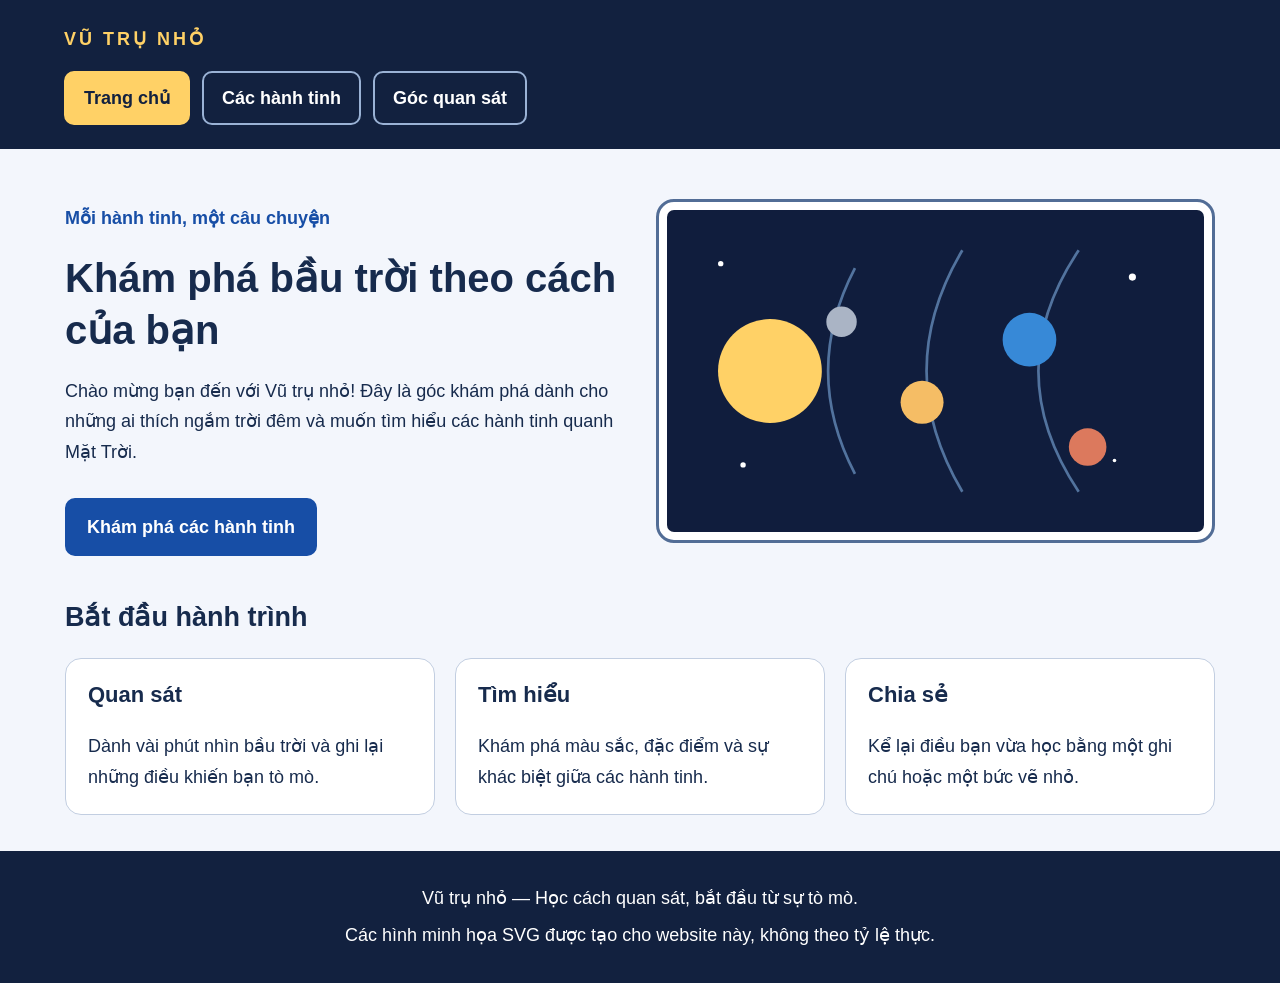
<file: CSS-final-project/index.html>
<!DOCTYPE html>
<html lang="vi">
<head>
  <meta charset="utf-8">
  <meta name="viewport" content="width=device-width, initial-scale=1.0">
  <title>Trang chủ | Vũ trụ nhỏ</title>
  <link rel="stylesheet" href="style.css">
</head>
<body>
  <a class="skip-link" href="#main-content">Chuyển đến nội dung chính</a>

  <header class="site-header">
    <p class="brand">VŨ TRỤ NHỎ</p>
    <nav aria-label="Điều hướng chính">
      <ul>
        <li><a href="index.html" aria-current="page">Trang chủ</a></li>
        <li><a href="gallery.html">Các hành tinh</a></li>
        <li><a href="guide.html">Góc quan sát</a></li>
      </ul>
    </nav>
  </header>

  <main id="main-content" class="container" tabindex="-1">
    <section class="hero" aria-labelledby="home-title">
      <div>
        <p class="eyebrow">Mỗi hành tinh, một câu chuyện</p>
        <h1 id="home-title">Khám phá bầu trời theo cách của bạn</h1>
        <p>Chào mừng bạn đến với Vũ trụ nhỏ! Đây là góc khám phá dành cho những ai thích ngắm trời đêm và muốn tìm hiểu các hành tinh quanh Mặt Trời.</p>
        <a class="button" href="gallery.html">Khám phá các hành tinh</a>
      </div>

      <img src="data:image/svg+xml,%3Csvg%20xmlns='http://www.w3.org/2000/svg'%20viewBox='0%200%20600%20360'%3E%3Crect%20width='600'%20height='360'%20fill='%23101d3d'/%3E%3Cg%20fill='%23ffffff'%3E%3Ccircle%20cx='60'%20cy='60'%20r='3'/%3E%3Ccircle%20cx='520'%20cy='75'%20r='4'/%3E%3Ccircle%20cx='85'%20cy='285'%20r='3'/%3E%3Ccircle%20cx='500'%20cy='280'%20r='2'/%3E%3C/g%3E%3Ccircle%20cx='115'%20cy='180'%20r='58'%20fill='%23ffd166'/%3E%3Cpath%20d='M210%2065%20Q150%20180%20210%20295%20M330%2045%20Q250%20180%20330%20315%20M460%2045%20Q370%20180%20460%20315'%20fill='none'%20stroke='%2352739e'%20stroke-width='3'/%3E%3Ccircle%20cx='195'%20cy='125'%20r='17'%20fill='%23aab4c5'/%3E%3Ccircle%20cx='285'%20cy='215'%20r='24'%20fill='%23f5bd65'/%3E%3Ccircle%20cx='405'%20cy='145'%20r='30'%20fill='%233789d7'/%3E%3Ccircle%20cx='470'%20cy='265'%20r='21'%20fill='%23dc795d'/%3E%3C/svg%3E" alt="Minh họa Mặt Trời và bốn hành tinh trên các đường quỹ đạo.">
    </section>

    <section aria-labelledby="start-title">
      <h2 id="start-title">Bắt đầu hành trình</h2>

      <div class="info-grid">
        <article class="card">
          <h3>Quan sát</h3>
          <p>Dành vài phút nhìn bầu trời và ghi lại những điều khiến bạn tò mò.</p>
        </article>

        <article class="card">
          <h3>Tìm hiểu</h3>
          <p>Khám phá màu sắc, đặc điểm và sự khác biệt giữa các hành tinh.</p>
        </article>

        <article class="card">
          <h3>Chia sẻ</h3>
          <p>Kể lại điều bạn vừa học bằng một ghi chú hoặc một bức vẽ nhỏ.</p>
        </article>
      </div>
    </section>
  </main>

  <footer class="site-footer">
    <p>Vũ trụ nhỏ — Học cách quan sát, bắt đầu từ sự tò mò.</p>
    <p>Các hình minh họa SVG được tạo cho website này, không theo tỷ lệ thực.</p>
  </footer>
</body>
</html>
</file>
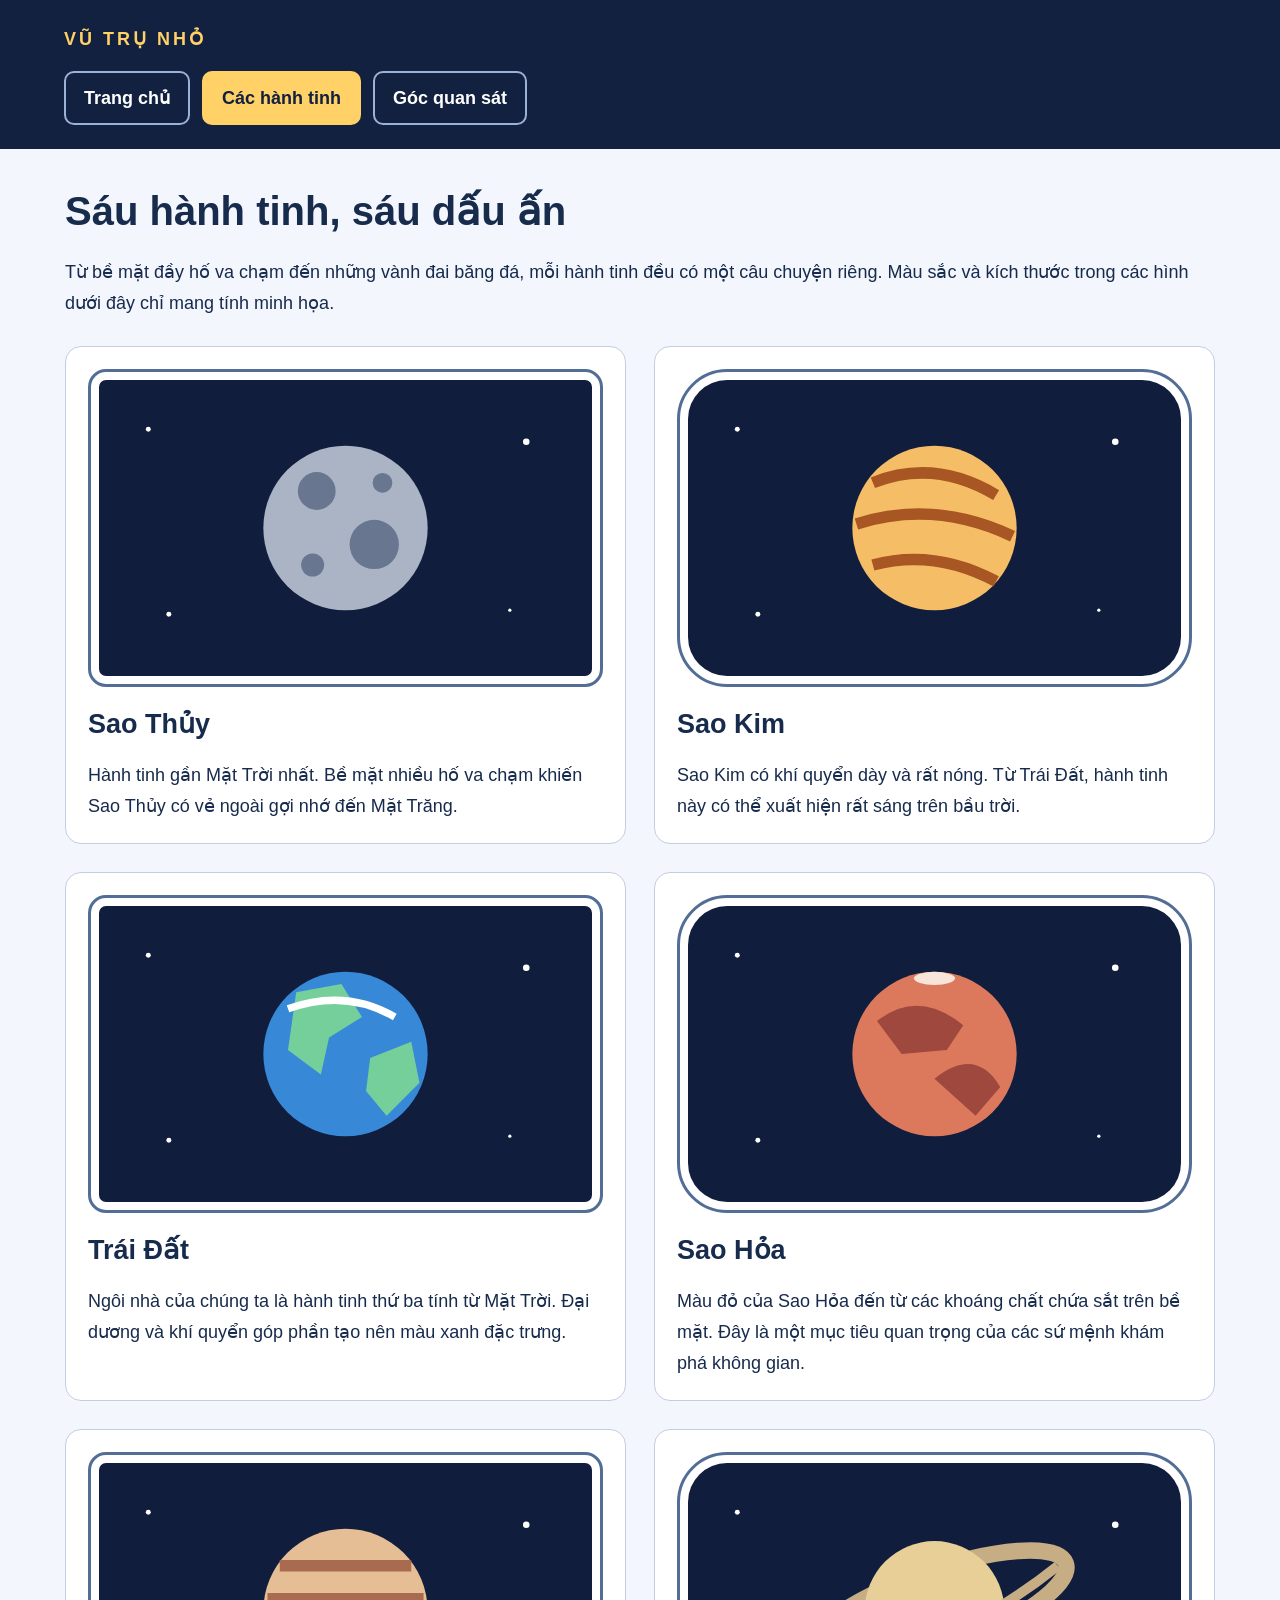
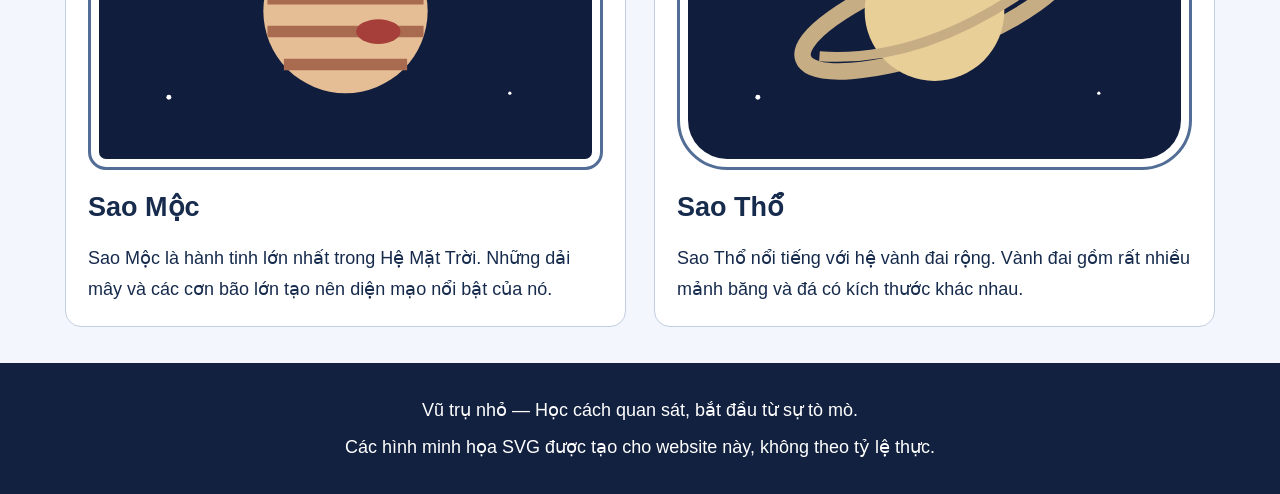
<file: CSS-final-project/gallery.html>
<!DOCTYPE html>
<html lang="vi">
<head>
  <meta charset="utf-8">
  <meta name="viewport" content="width=device-width, initial-scale=1.0">
  <title>Các hành tinh | Vũ trụ nhỏ</title>
  <link rel="stylesheet" href="style.css">
</head>
<body>
  <a class="skip-link" href="#main-content">Chuyển đến nội dung chính</a>

  <header class="site-header">
    <p class="brand">VŨ TRỤ NHỎ</p>
    <nav aria-label="Điều hướng chính">
      <ul>
        <li><a href="index.html">Trang chủ</a></li>
        <li><a href="gallery.html" aria-current="page">Các hành tinh</a></li>
        <li><a href="guide.html">Góc quan sát</a></li>
      </ul>
    </nav>
  </header>

  <main id="main-content" class="container" tabindex="-1">
    <h1>Sáu hành tinh, sáu dấu ấn</h1>
    <p>Từ bề mặt đầy hố va chạm đến những vành đai băng đá, mỗi hành tinh đều có một câu chuyện riêng. Màu sắc và kích thước trong các hình dưới đây chỉ mang tính minh họa.</p>

    <div class="planet-grid">
      <figure>
        <img src="data:image/svg+xml,%3Csvg%20xmlns='http://www.w3.org/2000/svg'%20viewBox='0%200%20600%20360'%3E%3Crect%20width='600'%20height='360'%20fill='%23101d3d'/%3E%3Cg%20fill='%23ffffff'%3E%3Ccircle%20cx='60'%20cy='60'%20r='3'/%3E%3Ccircle%20cx='520'%20cy='75'%20r='4'/%3E%3Ccircle%20cx='85'%20cy='285'%20r='3'/%3E%3Ccircle%20cx='500'%20cy='280'%20r='2'/%3E%3C/g%3E%3Ccircle%20cx='300'%20cy='180'%20r='100'%20fill='%23aab4c5'/%3E%3Cg%20fill='%2368778f'%3E%3Ccircle%20cx='265'%20cy='135'%20r='23'/%3E%3Ccircle%20cx='335'%20cy='200'%20r='30'/%3E%3Ccircle%20cx='260'%20cy='225'%20r='14'/%3E%3Ccircle%20cx='345'%20cy='125'%20r='12'/%3E%3C/g%3E%3C/svg%3E" alt="Hình minh họa Sao Thủy màu xám với các hố va chạm.">
        <figcaption>
          <h2>Sao Thủy</h2>
          <p>Hành tinh gần Mặt Trời nhất. Bề mặt nhiều hố va chạm khiến Sao Thủy có vẻ ngoài gợi nhớ đến Mặt Trăng.</p>
        </figcaption>
      </figure>

      <figure>
        <img src="data:image/svg+xml,%3Csvg%20xmlns='http://www.w3.org/2000/svg'%20viewBox='0%200%20600%20360'%3E%3Crect%20width='600'%20height='360'%20fill='%23101d3d'/%3E%3Cg%20fill='%23ffffff'%3E%3Ccircle%20cx='60'%20cy='60'%20r='3'/%3E%3Ccircle%20cx='520'%20cy='75'%20r='4'/%3E%3Ccircle%20cx='85'%20cy='285'%20r='3'/%3E%3Ccircle%20cx='500'%20cy='280'%20r='2'/%3E%3C/g%3E%3Ccircle%20cx='300'%20cy='180'%20r='100'%20fill='%23f5bd65'/%3E%3Cpath%20d='M225%20125%20Q300%2095%20375%20140%20M205%20175%20Q300%20145%20395%20190%20M225%20225%20Q300%20205%20375%20245'%20fill='none'%20stroke='%23a85624'%20stroke-width='14'/%3E%3C/svg%3E" alt="Hình minh họa Sao Kim màu vàng cam với những dải mây.">
        <figcaption>
          <h2>Sao Kim</h2>
          <p>Sao Kim có khí quyển dày và rất nóng. Từ Trái Đất, hành tinh này có thể xuất hiện rất sáng trên bầu trời.</p>
        </figcaption>
      </figure>

      <figure>
        <img src="data:image/svg+xml,%3Csvg%20xmlns='http://www.w3.org/2000/svg'%20viewBox='0%200%20600%20360'%3E%3Crect%20width='600'%20height='360'%20fill='%23101d3d'/%3E%3Cg%20fill='%23ffffff'%3E%3Ccircle%20cx='60'%20cy='60'%20r='3'/%3E%3Ccircle%20cx='520'%20cy='75'%20r='4'/%3E%3Ccircle%20cx='85'%20cy='285'%20r='3'/%3E%3Ccircle%20cx='500'%20cy='280'%20r='2'/%3E%3C/g%3E%3Ccircle%20cx='300'%20cy='180'%20r='100'%20fill='%233789d7'/%3E%3Cpath%20d='M240%20105%20L295%2095%20320%20135%20280%20160%20270%20205%20230%20175Z%20M330%20185%20L380%20165%20390%20215%20350%20255%20325%20225Z'%20fill='%2375cf9b'/%3E%3Cpath%20d='M230%20125%20Q300%20100%20360%20135'%20fill='none'%20stroke='white'%20stroke-width='9'/%3E%3C/svg%3E" alt="Hình minh họa Trái Đất với đại dương xanh và lục địa xanh lá.">
        <figcaption>
          <h2>Trái Đất</h2>
          <p>Ngôi nhà của chúng ta là hành tinh thứ ba tính từ Mặt Trời. Đại dương và khí quyển góp phần tạo nên màu xanh đặc trưng.</p>
        </figcaption>
      </figure>

      <figure>
        <img src="data:image/svg+xml,%3Csvg%20xmlns='http://www.w3.org/2000/svg'%20viewBox='0%200%20600%20360'%3E%3Crect%20width='600'%20height='360'%20fill='%23101d3d'/%3E%3Cg%20fill='%23ffffff'%3E%3Ccircle%20cx='60'%20cy='60'%20r='3'/%3E%3Ccircle%20cx='520'%20cy='75'%20r='4'/%3E%3Ccircle%20cx='85'%20cy='285'%20r='3'/%3E%3Ccircle%20cx='500'%20cy='280'%20r='2'/%3E%3C/g%3E%3Ccircle%20cx='300'%20cy='180'%20r='100'%20fill='%23dc795d'/%3E%3Cpath%20d='M230%20140%20Q280%20100%20335%20145%20L315%20175%20260%20180Z%20M300%20210%20Q350%20170%20380%20220%20L350%20255Z'%20fill='%239f483e'/%3E%3Cellipse%20cx='300'%20cy='88'%20rx='25'%20ry='8'%20fill='%23f8e5da'/%3E%3C/svg%3E" alt="Hình minh họa Sao Hỏa màu đỏ cam với các mảng địa hình sẫm.">
        <figcaption>
          <h2>Sao Hỏa</h2>
          <p>Màu đỏ của Sao Hỏa đến từ các khoáng chất chứa sắt trên bề mặt. Đây là một mục tiêu quan trọng của các sứ mệnh khám phá không gian.</p>
        </figcaption>
      </figure>

      <figure>
        <img src="data:image/svg+xml,%3Csvg%20xmlns='http://www.w3.org/2000/svg'%20viewBox='0%200%20600%20360'%3E%3Crect%20width='600'%20height='360'%20fill='%23101d3d'/%3E%3Cg%20fill='%23ffffff'%3E%3Ccircle%20cx='60'%20cy='60'%20r='3'/%3E%3Ccircle%20cx='520'%20cy='75'%20r='4'/%3E%3Ccircle%20cx='85'%20cy='285'%20r='3'/%3E%3Ccircle%20cx='500'%20cy='280'%20r='2'/%3E%3C/g%3E%3Ccircle%20cx='300'%20cy='180'%20r='100'%20fill='%23e6be96'/%3E%3Cpath%20d='M220%20125%20H380%20M205%20165%20H395%20M205%20205%20H395%20M225%20245%20H375'%20stroke='%23a96b50'%20stroke-width='14'/%3E%3Cellipse%20cx='340'%20cy='205'%20rx='27'%20ry='15'%20fill='%23a63f39'/%3E%3C/svg%3E" alt="Hình minh họa Sao Mộc có các dải mây ngang và một đốm bão đỏ.">
        <figcaption>
          <h2>Sao Mộc</h2>
          <p>Sao Mộc là hành tinh lớn nhất trong Hệ Mặt Trời. Những dải mây và các cơn bão lớn tạo nên diện mạo nổi bật của nó.</p>
        </figcaption>
      </figure>

      <figure>
        <img src="data:image/svg+xml,%3Csvg%20xmlns='http://www.w3.org/2000/svg'%20viewBox='0%200%20600%20360'%3E%3Crect%20width='600'%20height='360'%20fill='%23101d3d'/%3E%3Cg%20fill='%23ffffff'%3E%3Ccircle%20cx='60'%20cy='60'%20r='3'/%3E%3Ccircle%20cx='520'%20cy='75'%20r='4'/%3E%3Ccircle%20cx='85'%20cy='285'%20r='3'/%3E%3Ccircle%20cx='500'%20cy='280'%20r='2'/%3E%3C/g%3E%3Cellipse%20cx='300'%20cy='180'%20rx='170'%20ry='48'%20fill='none'%20stroke='%23c7ad84'%20stroke-width='20'%20transform='rotate%28-20%20300%20180%29'/%3E%3Ccircle%20cx='300'%20cy='180'%20r='85'%20fill='%23e8ce97'/%3E%3Cpath%20d='M160%20235%20Q300%20245%20450%20125'%20fill='none'%20stroke='%23c7ad84'%20stroke-width='12'/%3E%3C/svg%3E" alt="Hình minh họa Sao Thổ màu vàng nhạt với vành đai nghiêng.">
        <figcaption>
          <h2>Sao Thổ</h2>
          <p>Sao Thổ nổi tiếng với hệ vành đai rộng. Vành đai gồm rất nhiều mảnh băng và đá có kích thước khác nhau.</p>
        </figcaption>
      </figure>
    </div>
  </main>

  <footer class="site-footer">
    <p>Vũ trụ nhỏ — Học cách quan sát, bắt đầu từ sự tò mò.</p>
    <p>Các hình minh họa SVG được tạo cho website này, không theo tỷ lệ thực.</p>
  </footer>
</body>
</html>
</file>
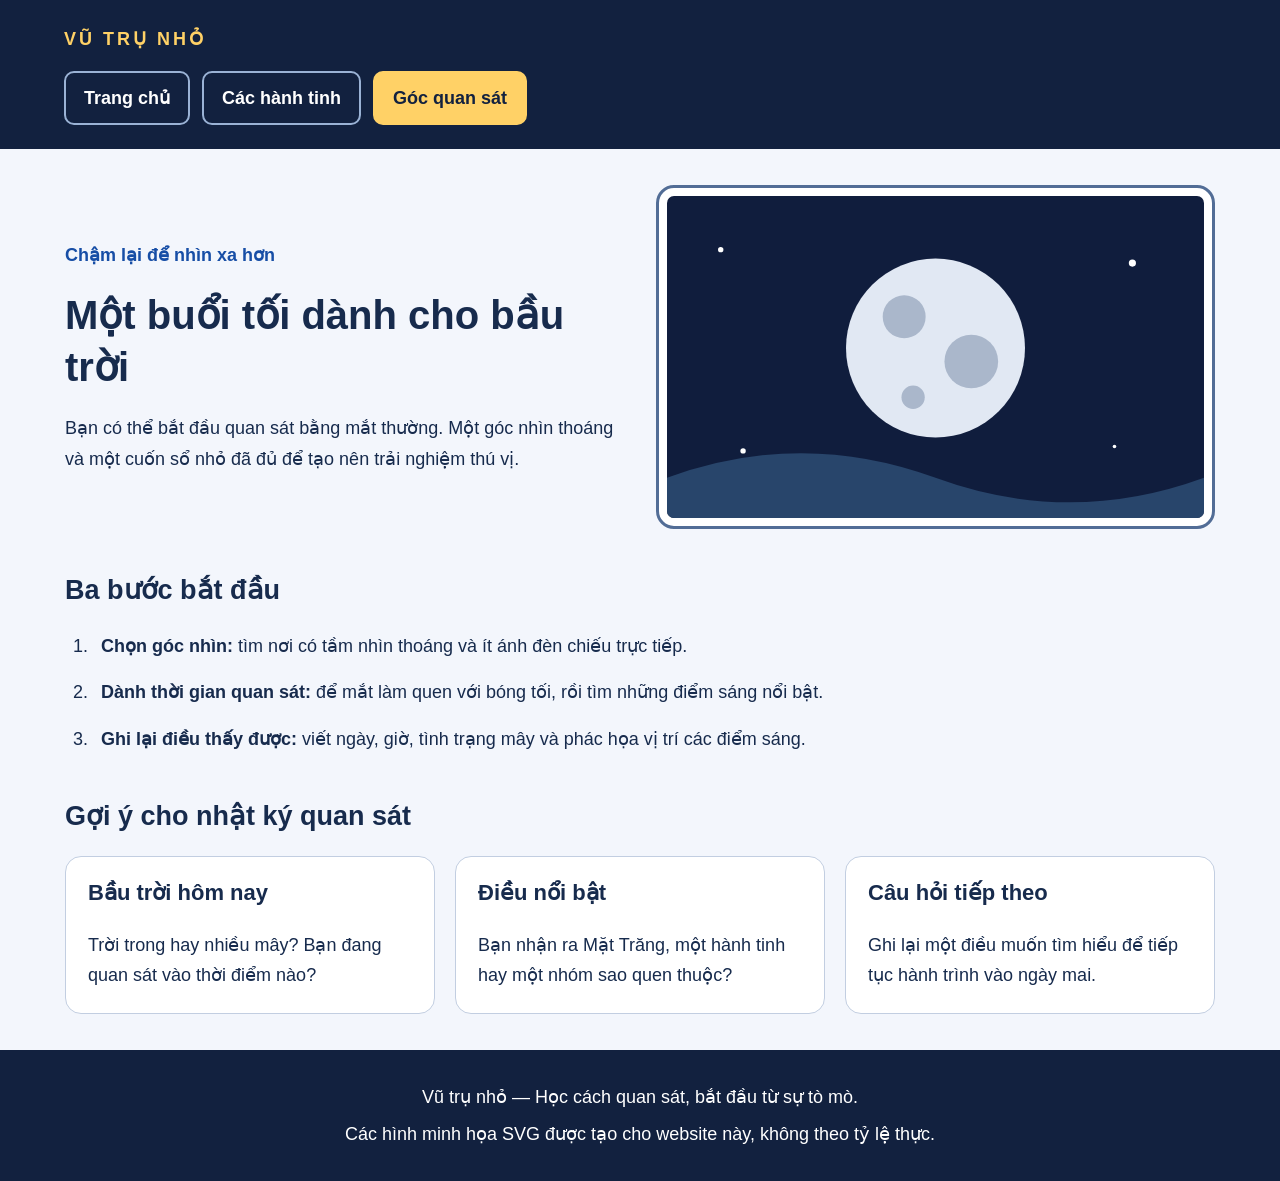
<file: CSS-final-project/guide.html>
<!DOCTYPE html>
<html lang="vi">
<head>
  <meta charset="utf-8">
  <meta name="viewport" content="width=device-width, initial-scale=1.0">
  <title>Góc quan sát | Vũ trụ nhỏ</title>
  <link rel="stylesheet" href="style.css">
</head>
<body>
  <a class="skip-link" href="#main-content">Chuyển đến nội dung chính</a>

  <header class="site-header">
    <p class="brand">VŨ TRỤ NHỎ</p>
    <nav aria-label="Điều hướng chính">
      <ul>
        <li><a href="index.html">Trang chủ</a></li>
        <li><a href="gallery.html">Các hành tinh</a></li>
        <li><a href="guide.html" aria-current="page">Góc quan sát</a></li>
      </ul>
    </nav>
  </header>

  <main id="main-content" class="container" tabindex="-1">
    <section class="hero" aria-labelledby="guide-title">
      <div>
        <p class="eyebrow">Chậm lại để nhìn xa hơn</p>
        <h1 id="guide-title">Một buổi tối dành cho bầu trời</h1>
        <p>Bạn có thể bắt đầu quan sát bằng mắt thường. Một góc nhìn thoáng và một cuốn sổ nhỏ đã đủ để tạo nên trải nghiệm thú vị.</p>
      </div>

      <img src="data:image/svg+xml,%3Csvg%20xmlns='http://www.w3.org/2000/svg'%20viewBox='0%200%20600%20360'%3E%3Crect%20width='600'%20height='360'%20fill='%23101d3d'/%3E%3Cg%20fill='%23ffffff'%3E%3Ccircle%20cx='60'%20cy='60'%20r='3'/%3E%3Ccircle%20cx='520'%20cy='75'%20r='4'/%3E%3Ccircle%20cx='85'%20cy='285'%20r='3'/%3E%3Ccircle%20cx='500'%20cy='280'%20r='2'/%3E%3C/g%3E%3Ccircle%20cx='300'%20cy='170'%20r='100'%20fill='%23e1e8f3'/%3E%3Cg%20fill='%23aab7cb'%3E%3Ccircle%20cx='265'%20cy='135'%20r='24'/%3E%3Ccircle%20cx='340'%20cy='185'%20r='30'/%3E%3Ccircle%20cx='275'%20cy='225'%20r='13'/%3E%3C/g%3E%3Cpath%20d='M0%20315%20Q150%20260%20300%20315%20T600%20315%20V360%20H0Z'%20fill='%2328456b'/%3E%3C/svg%3E" alt="Minh họa Mặt Trăng có các hố va chạm phía trên một đường chân trời xanh đậm.">
    </section>

    <section aria-labelledby="steps-title">
      <h2 id="steps-title">Ba bước bắt đầu</h2>
      <ol class="steps">
        <li><strong>Chọn góc nhìn:</strong> tìm nơi có tầm nhìn thoáng và ít ánh đèn chiếu trực tiếp.</li>
        <li><strong>Dành thời gian quan sát:</strong> để mắt làm quen với bóng tối, rồi tìm những điểm sáng nổi bật.</li>
        <li><strong>Ghi lại điều thấy được:</strong> viết ngày, giờ, tình trạng mây và phác họa vị trí các điểm sáng.</li>
      </ol>
    </section>

    <section aria-labelledby="journal-title">
      <h2 id="journal-title">Gợi ý cho nhật ký quan sát</h2>

      <div class="info-grid">
        <article class="card">
          <h3>Bầu trời hôm nay</h3>
          <p>Trời trong hay nhiều mây? Bạn đang quan sát vào thời điểm nào?</p>
        </article>

        <article class="card">
          <h3>Điều nổi bật</h3>
          <p>Bạn nhận ra Mặt Trăng, một hành tinh hay một nhóm sao quen thuộc?</p>
        </article>

        <article class="card">
          <h3>Câu hỏi tiếp theo</h3>
          <p>Ghi lại một điều muốn tìm hiểu để tiếp tục hành trình vào ngày mai.</p>
        </article>
      </div>
    </section>
  </main>

  <footer class="site-footer">
    <p>Vũ trụ nhỏ — Học cách quan sát, bắt đầu từ sự tò mò.</p>
    <p>Các hình minh họa SVG được tạo cho website này, không theo tỷ lệ thực.</p>
  </footer>
</body>
</html>
</file>
<file: CSS-final-project/style.css>
* {
  box-sizing: border-box;
}

body {
  margin: 0;
  font-family: Arial, Helvetica, sans-serif;
  font-size: 18px;
  line-height: 1.7;
  color: #172b4d;
  background-color: #f3f6fc;
}

/* Lien ket bo qua: an ban dau, chi hien khi nhan focus */
.skip-link {
  position: absolute;
  top: 12px;
  left: 12px;
  z-index: 1000;
  transform: translateY(-200%);
  padding: 12px 18px;
  color: #ffffff;
  background-color: #12213f;
  border: 3px solid #ffd166;
  border-radius: 8px;
  font-weight: bold;
}

.skip-link:focus {
  transform: translateY(0);
}

a:focus-visible {
  outline: 3px solid currentColor;
  outline-offset: 5px;
}

/* Dau trang */
.site-header {
  padding: 24px 5%;
  color: #ffffff;
  background-color: #12213f;
}

.brand {
  margin: 0 0 16px;
  color: #ffd166;
  font-weight: bold;
  letter-spacing: 3px;
}

/* Thanh dieu huong su dung Flex */
nav ul {
  display: flex;
  flex-wrap: wrap;
  gap: 12px;
  margin: 0;
  padding: 0;
  list-style: none;
}

nav a {
  display: block;
  padding: 10px 18px;
  color: #ffffff;
  border: 2px solid #9ab2d5;
  border-radius: 10px;
  text-decoration: none;
  font-weight: bold;
  transition: background-color 0.2s, color 0.2s, transform 0.2s;
}

nav a[aria-current="page"] {
  color: #12213f;
  background-color: #ffd166;
  border-color: #ffd166;
}

nav a:hover {
  color: #12213f;
  background-color: #dce8ff;
  transform: translateY(-3px);
}

/* Noi dung chinh */
.container {
  width: 90%;
  max-width: 1150px;
  margin: 36px auto;
}

main:focus {
  outline: 3px solid #174ea6;
  outline-offset: 6px;
}

h1,
h2,
h3 {
  line-height: 1.3;
}

h1 {
  margin: 0 0 20px;
  font-size: 40px;
}

h2 {
  margin-top: 0;
  font-size: 27px;
}

h3 {
  margin-top: 0;
  font-size: 22px;
}

section + section {
  margin-top: 44px;
}

.eyebrow {
  color: #174ea6;
  font-weight: bold;
}

/* Moi anh deu co vien, dem va bo goc */
img {
  display: block;
  width: 100%;
  height: auto;
  padding: 8px;
  border: 3px solid #526d96;
  border-radius: 18px;
  background-color: #ffffff;
}

/* Grid hai cot cho phan gioi thieu */
.hero {
  display: grid;
  grid-template-columns: 1fr 1fr;
  align-items: center;
  gap: 32px;
}

.button {
  display: inline-block;
  margin-top: 12px;
  padding: 12px 20px;
  color: #ffffff;
  background-color: #174ea6;
  border: 2px solid #174ea6;
  border-radius: 10px;
  text-decoration: none;
  font-weight: bold;
}

.button:hover {
  background-color: #12213f;
  border-color: #12213f;
}

.info-grid {
  display: grid;
  grid-template-columns: repeat(3, minmax(0, 1fr));
  gap: 20px;
}

.card,
.planet-grid figure {
  margin: 0;
  padding: 22px;
  border: 1px solid #c2cee1;
  border-radius: 16px;
  background-color: #ffffff;
}

.card p,
figcaption p {
  margin-bottom: 0;
}

/* Bo suu tap su dung Grid hai cot */
.planet-grid {
  display: grid;
  grid-template-columns: repeat(2, minmax(0, 1fr));
  gap: 28px;
  margin-top: 28px;
}

/* Hieu ung hover */
.planet-grid figure {
  transition: transform 0.25s, box-shadow 0.25s;
}

.planet-grid figure:hover {
  transform: translateY(-6px);
  box-shadow: 0 12px 24px #172b4d26;
}

/* Anh o vi tri chan co bo goc khac */
.planet-grid figure:nth-child(even) img {
  border-radius: 50px;
}

figcaption h2 {
  margin: 20px 0 12px;
}

.steps {
  padding-left: 28px;
}

.steps li {
  margin-bottom: 16px;
  padding-left: 8px;
}

/* Chan trang */
.site-footer {
  padding: 26px 5%;
  color: #ffffff;
  background-color: #12213f;
  text-align: center;
}

.site-footer p {
  margin: 6px 0;
}

/* Giao dien dien thoai */
@media (max-width: 700px) {
  .hero,
  .info-grid,
  .planet-grid {
    grid-template-columns: 1fr;
  }

  h1 {
    font-size: 32px;
  }

  nav ul {
    flex-direction: column;
  }
}

/* Ton trong tuy chon giam chuyen dong */
@media (prefers-reduced-motion: reduce) {
  nav a,
  .planet-grid figure {
    transition: none;
  }
}
</file>
